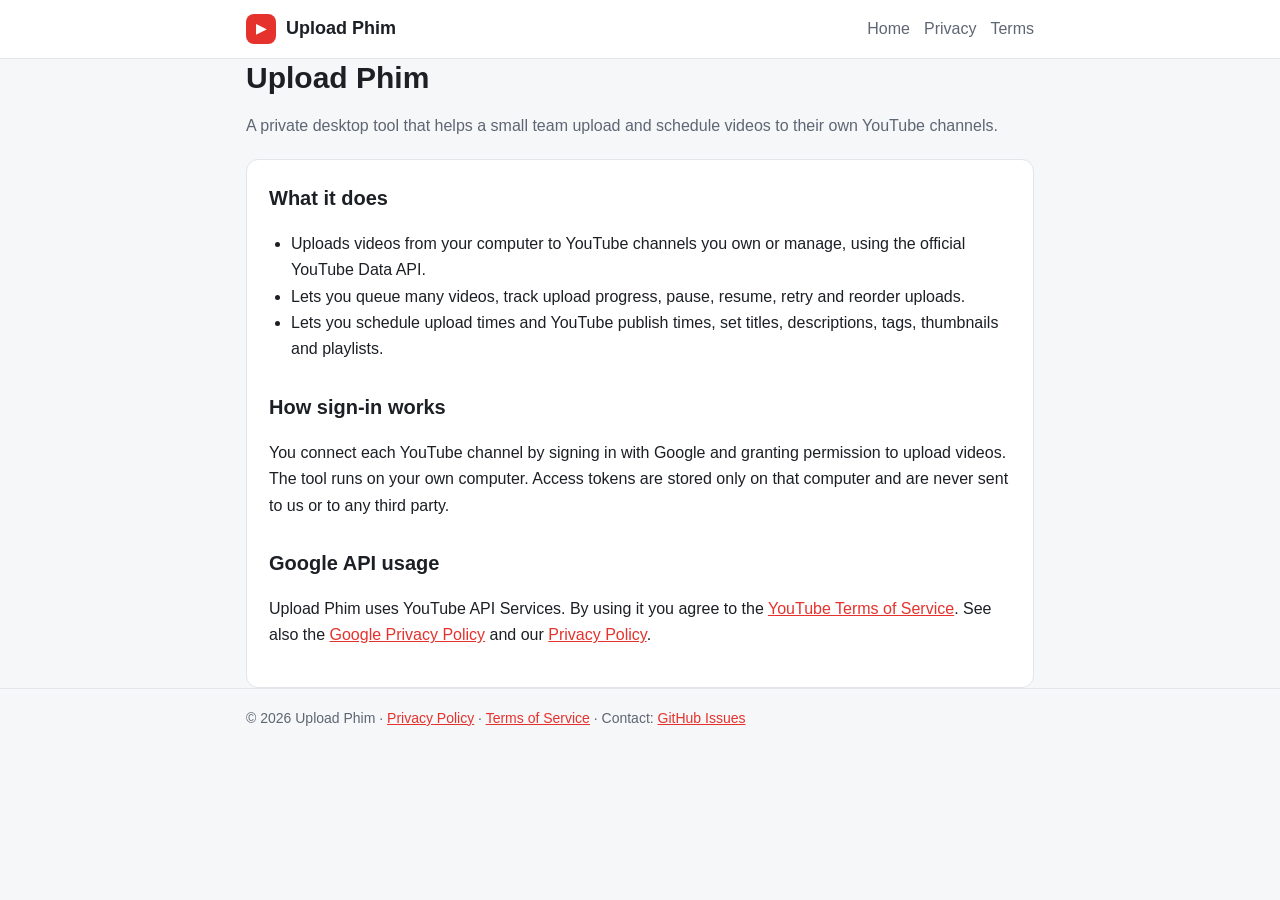
<file: index.html>
<!doctype html><html lang="en"><head><meta charset="utf-8"><meta name="viewport" content="width=device-width,initial-scale=1"><link rel="stylesheet" href="style.css"><title>Upload Phim</title><meta name="description" content="Upload Phim is a desktop tool for scheduling and bulk uploading videos to your own YouTube channels."></head><body>
<header><div class="wrap"><a class="brand" href="./"><span class="logo">▶</span>Upload Phim</a><nav><a href="./">Home</a><a href="privacy.html">Privacy</a><a href="terms.html">Terms</a></nav></div></header>
<main class="wrap">
<h1>Upload Phim</h1>
<p class="muted">A private desktop tool that helps a small team upload and schedule videos to their own YouTube channels.</p>
<div class="card">
<h2 style="margin-top:0">What it does</h2>
<ul>
<li>Uploads videos from your computer to YouTube channels you own or manage, using the official YouTube Data API.</li>
<li>Lets you queue many videos, track upload progress, pause, resume, retry and reorder uploads.</li>
<li>Lets you schedule upload times and YouTube publish times, set titles, descriptions, tags, thumbnails and playlists.</li>
</ul>
<h2>How sign-in works</h2>
<p>You connect each YouTube channel by signing in with Google and granting permission to upload videos. The tool runs on your own computer. Access tokens are stored only on that computer and are never sent to us or to any third party.</p>
<h2>Google API usage</h2>
<p>Upload Phim uses YouTube API Services. By using it you agree to the <a href="https://www.youtube.com/t/terms">YouTube Terms of Service</a>. See also the <a href="https://policies.google.com/privacy">Google Privacy Policy</a> and our <a href="privacy.html">Privacy Policy</a>.</p>
</div>
</main>
<footer><div class="wrap">© 2026 Upload Phim · <a href="privacy.html">Privacy Policy</a> · <a href="terms.html">Terms of Service</a> · Contact: <a href="https://github.com/mrthuongit/upload-film-youtube/issues">GitHub Issues</a></div></footer></body></html>
</file>
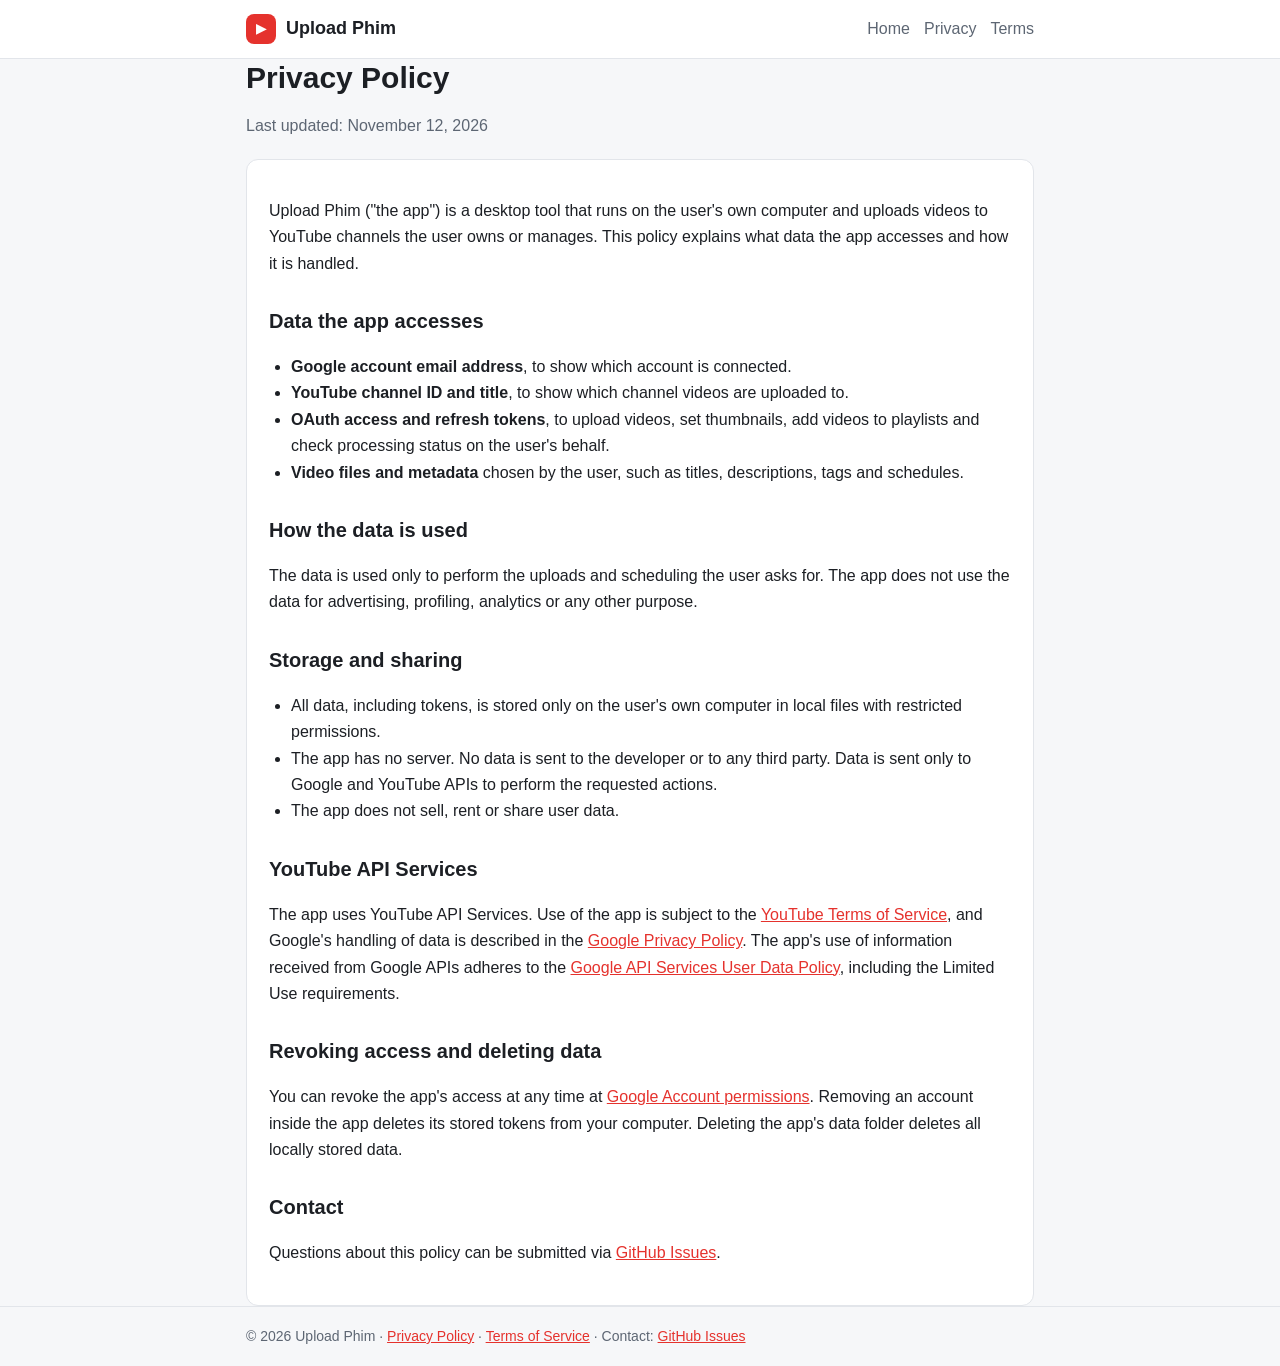
<file: privacy.html>
<!doctype html><html lang="en"><head><meta charset="utf-8"><meta name="viewport" content="width=device-width,initial-scale=1"><link rel="stylesheet" href="style.css"><title>Privacy Policy · Upload Phim</title></head><body>
<header><div class="wrap"><a class="brand" href="./"><span class="logo">▶</span>Upload Phim</a><nav><a href="./">Home</a><a href="privacy.html">Privacy</a><a href="terms.html">Terms</a></nav></div></header>
<main class="wrap">
<h1>Privacy Policy</h1>
<p class="muted">Last updated: November 12, 2026</p>
<div class="card">
<p>Upload Phim ("the app") is a desktop tool that runs on the user's own computer and uploads videos to YouTube channels the user owns or manages. This policy explains what data the app accesses and how it is handled.</p>
<h2>Data the app accesses</h2>
<ul>
<li><b>Google account email address</b>, to show which account is connected.</li>
<li><b>YouTube channel ID and title</b>, to show which channel videos are uploaded to.</li>
<li><b>OAuth access and refresh tokens</b>, to upload videos, set thumbnails, add videos to playlists and check processing status on the user's behalf.</li>
<li><b>Video files and metadata</b> chosen by the user, such as titles, descriptions, tags and schedules.</li>
</ul>
<h2>How the data is used</h2>
<p>The data is used only to perform the uploads and scheduling the user asks for. The app does not use the data for advertising, profiling, analytics or any other purpose.</p>
<h2>Storage and sharing</h2>
<ul>
<li>All data, including tokens, is stored only on the user's own computer in local files with restricted permissions.</li>
<li>The app has no server. No data is sent to the developer or to any third party. Data is sent only to Google and YouTube APIs to perform the requested actions.</li>
<li>The app does not sell, rent or share user data.</li>
</ul>
<h2>YouTube API Services</h2>
<p>The app uses YouTube API Services. Use of the app is subject to the <a href="https://www.youtube.com/t/terms">YouTube Terms of Service</a>, and Google's handling of data is described in the <a href="https://policies.google.com/privacy">Google Privacy Policy</a>. The app's use of information received from Google APIs adheres to the <a href="https://developers.google.com/terms/api-services-user-data-policy">Google API Services User Data Policy</a>, including the Limited Use requirements.</p>
<h2>Revoking access and deleting data</h2>
<p>You can revoke the app's access at any time at <a href="https://myaccount.google.com/permissions">Google Account permissions</a>. Removing an account inside the app deletes its stored tokens from your computer. Deleting the app's data folder deletes all locally stored data.</p>
<h2>Contact</h2>
<p>Questions about this policy can be submitted via <a href="https://github.com/mrthuongit/upload-film-youtube/issues">GitHub Issues</a>.</p>
</div>
</main>
<footer><div class="wrap">© 2026 Upload Phim · <a href="privacy.html">Privacy Policy</a> · <a href="terms.html">Terms of Service</a> · Contact: <a href="https://github.com/mrthuongit/upload-film-youtube/issues">GitHub Issues</a></div></footer></body></html>
</file>
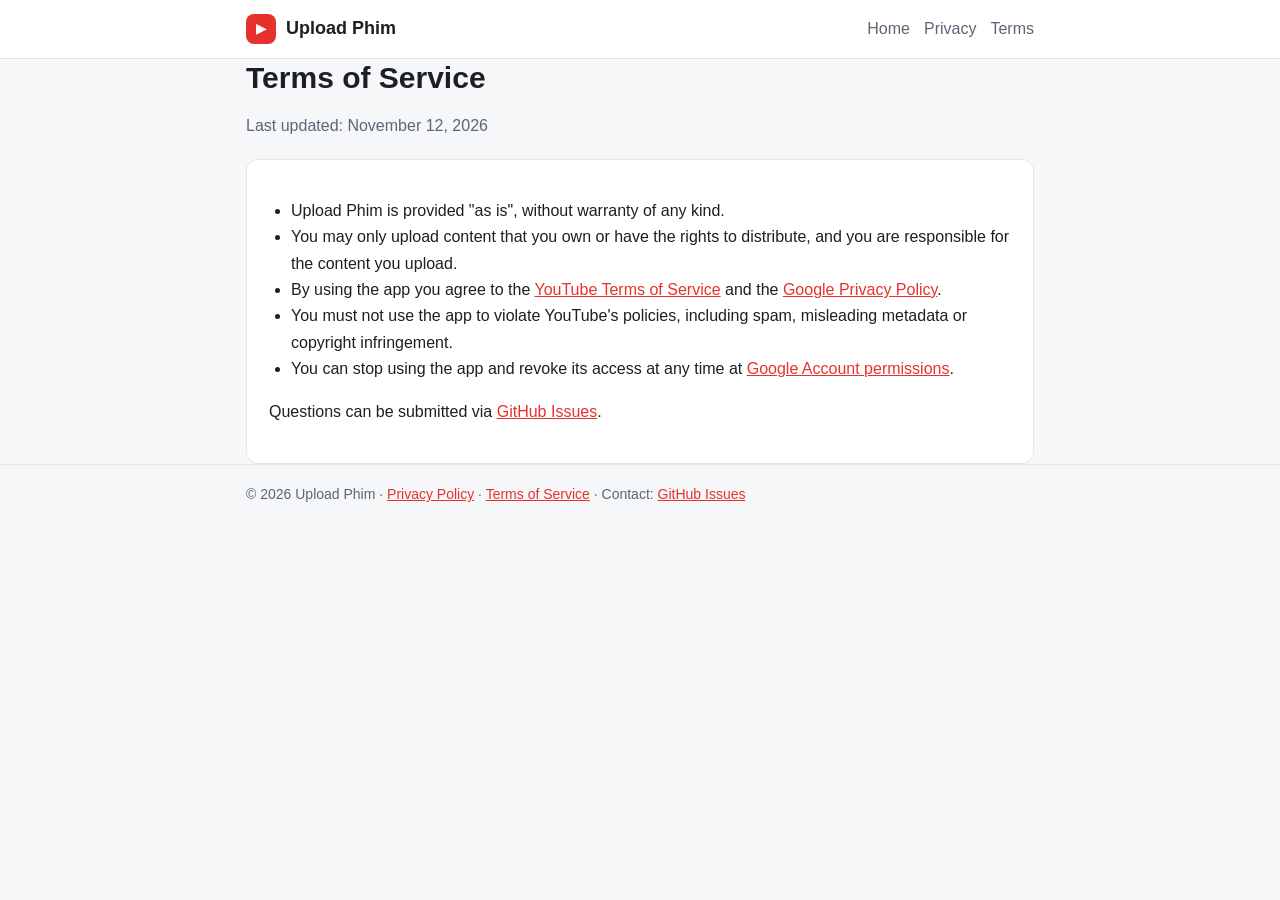
<file: terms.html>
<!doctype html><html lang="en"><head><meta charset="utf-8"><meta name="viewport" content="width=device-width,initial-scale=1"><link rel="stylesheet" href="style.css"><title>Terms of Service · Upload Phim</title></head><body>
<header><div class="wrap"><a class="brand" href="./"><span class="logo">▶</span>Upload Phim</a><nav><a href="./">Home</a><a href="privacy.html">Privacy</a><a href="terms.html">Terms</a></nav></div></header>
<main class="wrap">
<h1>Terms of Service</h1>
<p class="muted">Last updated: November 12, 2026</p>
<div class="card">
<ul>
<li>Upload Phim is provided "as is", without warranty of any kind.</li>
<li>You may only upload content that you own or have the rights to distribute, and you are responsible for the content you upload.</li>
<li>By using the app you agree to the <a href="https://www.youtube.com/t/terms">YouTube Terms of Service</a> and the <a href="https://policies.google.com/privacy">Google Privacy Policy</a>.</li>
<li>You must not use the app to violate YouTube's policies, including spam, misleading metadata or copyright infringement.</li>
<li>You can stop using the app and revoke its access at any time at <a href="https://myaccount.google.com/permissions">Google Account permissions</a>.</li>
</ul>
<p>Questions can be submitted via <a href="https://github.com/mrthuongit/upload-film-youtube/issues">GitHub Issues</a>.</p>
</div>
</main>
<footer><div class="wrap">© 2026 Upload Phim · <a href="privacy.html">Privacy Policy</a> · <a href="terms.html">Terms of Service</a> · Contact: <a href="https://github.com/mrthuongit/upload-film-youtube/issues">GitHub Issues</a></div></footer></body></html>
</file>
<file: style.css>
:root{--bg:#f6f7f9;--card:#fff;--text:#1c1f24;--muted:#5d6673;--accent:#e5322d;--border:#e2e5ea}
@media (prefers-color-scheme:dark){:root{--bg:#111317;--card:#1a1d23;--text:#e8eaee;--muted:#9aa3b0;--accent:#ff4d47;--border:#2d323b}}
*{box-sizing:border-box}body{margin:0;background:var(--bg);color:var(--text);font:16px/1.65 -apple-system,BlinkMacSystemFont,"Segoe UI",Roboto,sans-serif}
header{background:var(--card);border-bottom:1px solid var(--border)}
.wrap{max-width:820px;margin:0 auto;padding:0 16px}
header .wrap{display:flex;align-items:center;gap:12px;padding-top:14px;padding-bottom:14px;flex-wrap:wrap}
.logo{background:var(--accent);color:#fff;border-radius:8px;width:30px;height:30px;display:grid;place-items:center;font-size:13px}
.brand{font-weight:700;font-size:18px;margin-right:auto;color:var(--text);text-decoration:none;display:flex;gap:10px;align-items:center}
nav a{color:var(--muted);text-decoration:none;margin-left:14px}nav a:hover{color:var(--text)}
main{padding:32px 0 48px}h1{font-size:30px;line-height:1.25;margin:0 0 12px}h2{font-size:20px;margin:28px 0 8px}
.card{background:var(--card);border:1px solid var(--border);border-radius:12px;padding:22px;margin-top:20px}
.muted{color:var(--muted)}a{color:var(--accent)}ul{padding-left:22px}
footer{border-top:1px solid var(--border);padding:18px 0;color:var(--muted);font-size:14px}
</file>
